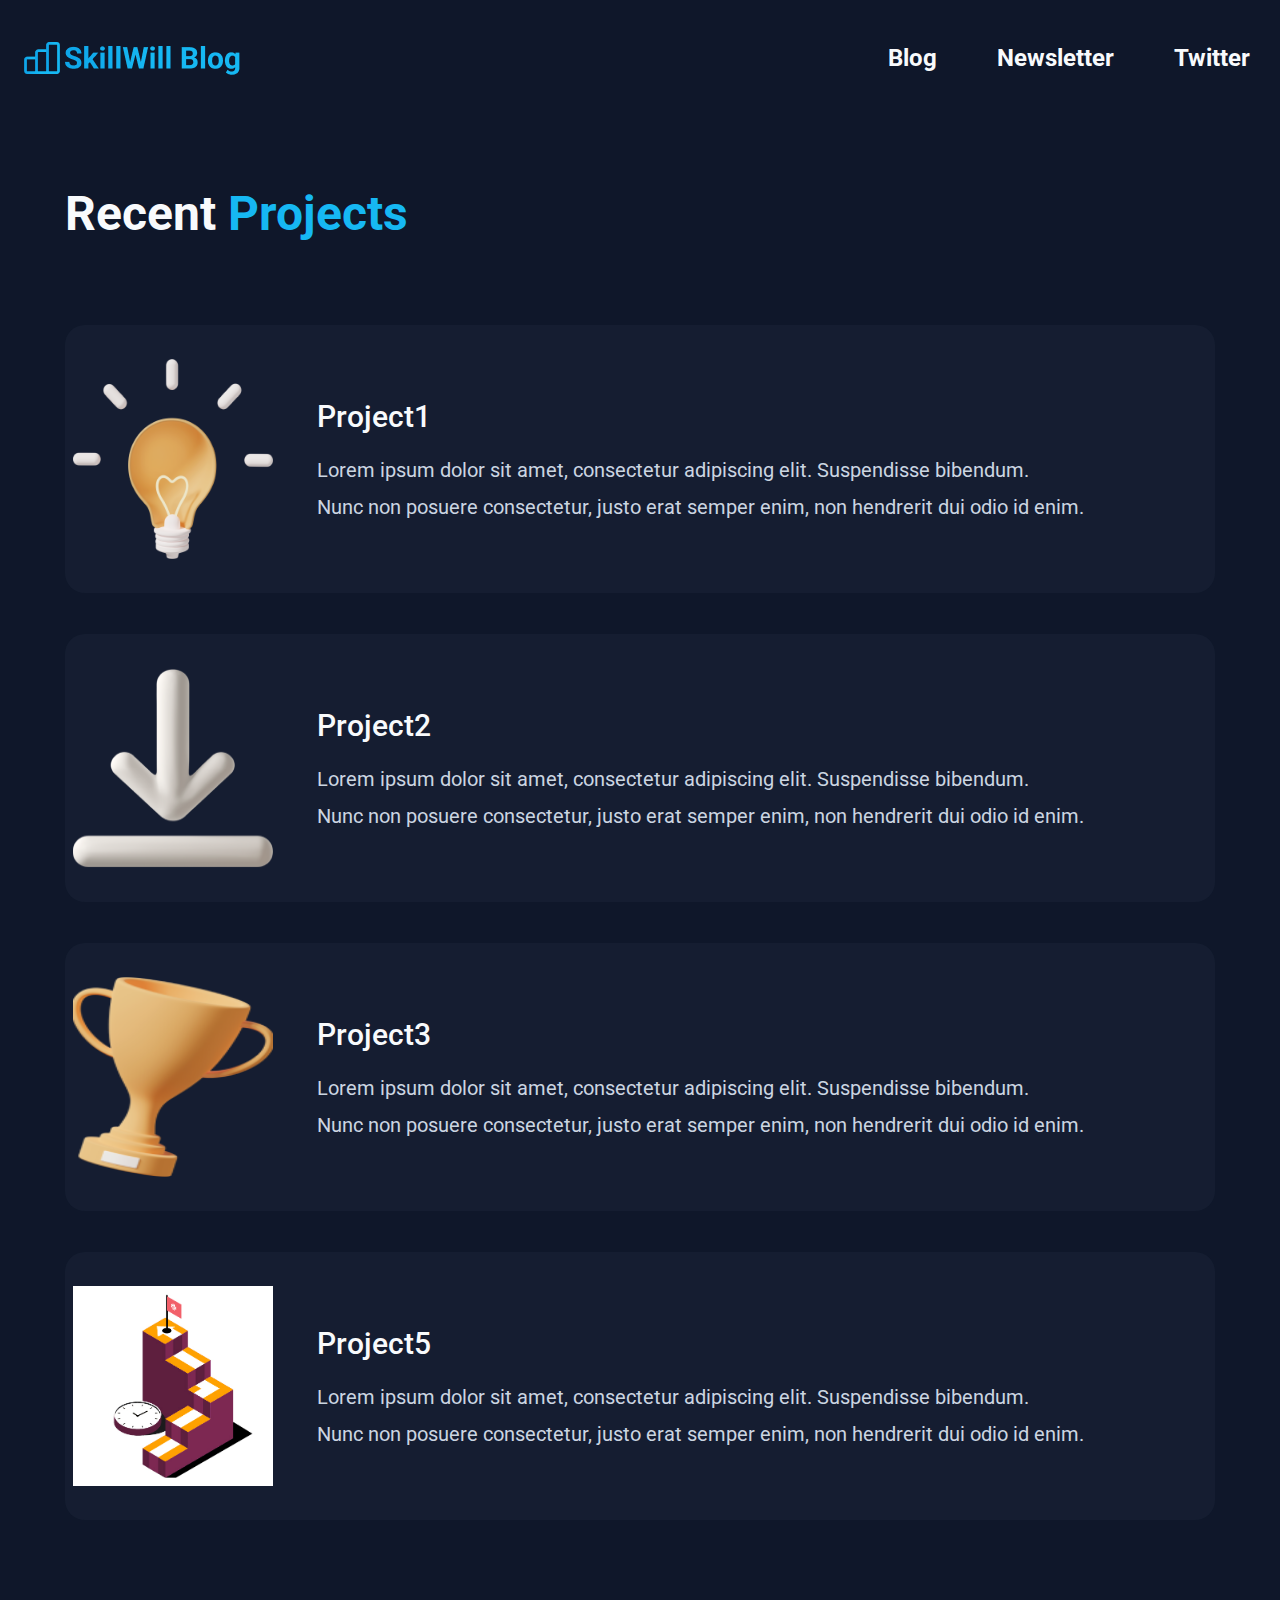
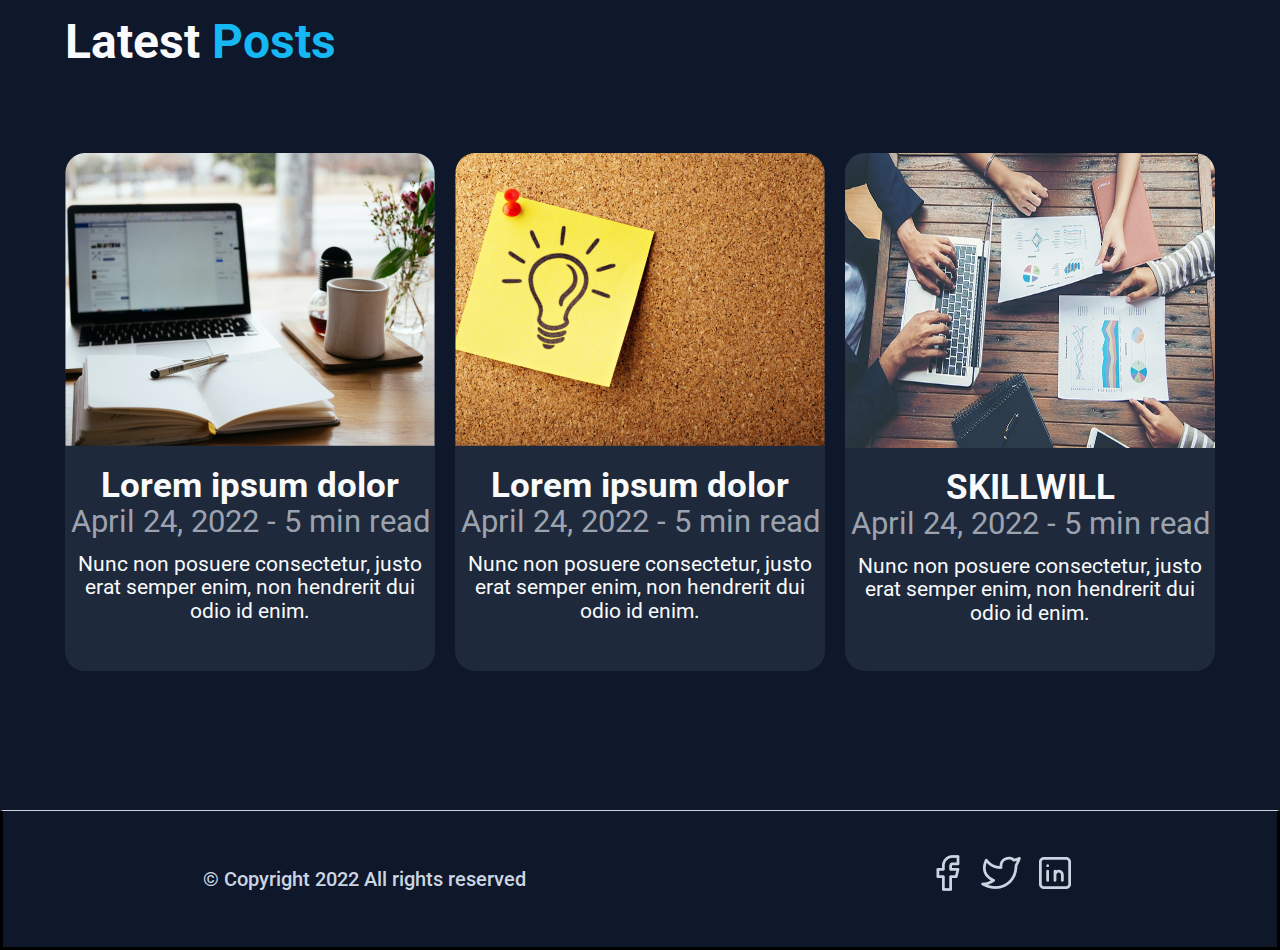
<file: index.html>
<!DOCTYPE html>
<html lang="en">
<head>
    <link rel="stylesheet" href="style.css">
    <meta charset="UTF-8">
    <meta http-equiv="X-UA-Compatible" content="IE=edge">
    <meta name="viewport" content="width=device-width, initial-scale=1.0">
    <link rel="preconnect" href="https://fonts.googleapis.com">
    <link rel="preconnect" href="https://fonts.gstatic.com" crossorigin>
    <link href="https://fonts.googleapis.com/css2?family=Roboto:wght@400;500;700&display=swap" rel="stylesheet">
    <title>SkilWill Blog</title>
</head>
<body>
    <header>
     <div class="container">
        <img src="./assets/images/Starter.png">
        <nav class="navigation">
            <ul>
                <li>
                    <a href="#">
                        Blog
                    </a>
                </li>
                <li>
                    <a href="#">
                        Newsletter
                    </a>
                </li>
                <li>
                    <a href="#">
                        Twitter
                    </a>
                </li>
            </ul>
        </nav>
    </div>
</header>
<section class="recent-projects">
    <div class="container-small">
        <h2>
            Recent <span> Projects</span>
        </h2>
        <div class="cards">
            <div class="card">
                <img src="./assets/images/imaige1.png" alt="">
                <div>
                    <h3>Project1</h3>
                    <div>
                        <p>
                            Lorem ipsum dolor sit amet, consectetur adipiscing elit. Suspendisse bibendum.
                        </p>
                        <p>
                          Nunc non posuere consectetur, justo erat semper enim, non hendrerit dui odio id enim.
                        </p>
                    </div>
                </div>
            </div>
            <div class="card">
                <img src="./assets/images/3D-illustrations-gabriel-pinheiro.com (1).png" alt="">
                <div>
                    <h3>Project2</h3>
                    <div>
                        <p>
                            Lorem ipsum dolor sit amet, consectetur adipiscing elit. Suspendisse bibendum.
                        </p>
                        <p>
                          Nunc non posuere consectetur, justo erat semper enim, non hendrerit dui odio id enim.
                        </p>
                    </div>
                </div>
            </div>
            <div class="card">
                <img src="./assets/images/3D-illustrations-gabriel-pinheiro.com (2).png" alt="">
                <div>
                    <h3>Project3</h3>
                    <div>
                        <p>
                            Lorem ipsum dolor sit amet, consectetur adipiscing elit. Suspendisse bibendum.
                        </p>
                        <p>
                          Nunc non posuere consectetur, justo erat semper enim, non hendrerit dui odio id enim.
                        </p>
                    </div>
                </div>
            </div>
            <div class="card">
                <img src="./assets/images/img-hero-project-management.jpg" alt="">
                <div>
                    <h3>Project5</h3>
                    <div>
                        <p>
                            Lorem ipsum dolor sit amet, consectetur adipiscing elit. Suspendisse bibendum.
                        </p>
                        <p>
                          Nunc non posuere consectetur, justo erat semper enim, non hendrerit dui odio id enim.
                        </p>
                    </div>
                </div>
            </div>
        </div>    
    </div>
</section>
<section class="latest-posts">
    <div class="container-small2">
        <h2>
            Latest <span>Posts</span>
        </h2>
        <div class="cards2">
            <div class="card2">
                <img src="./assets/images/Notifications_Outline 1.png">
                <div>
                    <h4>Lorem ipsum dolor </h4>
                    <div>
                        <p>April 24, 2022 - 5 min read </p>
                        <p> Nunc non posuere consectetur, justo erat semper enim, non hendrerit dui odio id enim. </p>
                    </p>
                    </div>
                </div>
            </div>
            <div class="card2">
                <img src="./assets/images/Data processing _Outline 1.png">
                <div>
                    <h4>Lorem ipsum dolor </h4>
                    <div>
                        <p>April 24, 2022 - 5 min read </p>
                        <p>Nunc non posuere consectetur, justo erat semper enim, non hendrerit dui odio id enim. </p>
                    </div>
                </div>
            </div>
            <div class="card2">
                <img  class="img3" src="./assets/images/Strategy-Planning-vs-project-750x420-1.jpg">
                <div>
                    <h4  id="last-h4">SKILLWILL </h4>
                    <div>
                        <p>April 24, 2022 - 5 min read </p>
                        <p> Nunc non posuere consectetur, justo erat semper enim, non hendrerit dui odio id enim. </p>
                    </div>
                </div>
            </div>
        </div>

    </div>
</section>
<footer class="footer">
    <div class="container-footer">
        <div class="about">
           <h4>© Copyright 2022  All rights reserved</h4>
        </div>
        <div class="icon">
           <img src="./assets/images/social2.png" alt="">
        </div>
    </div>
</footer>

</body>
</html>
</file>
<file: style.css>
*{
    padding: 0;
    margin: 0;
    box-sizing: border-box;
}
h2{
    font-family: 'roboto', sans-serif;
}

body{
    background-color:  #0F172A;
}



.container{
    max-width: 1240px;
    margin: 0 auto;
    display: flex;
    justify-content: space-between;
    align-items: center;
    margin-bottom: 70px;
    
}

.navigation ul {
    display: flex;
    list-style: none;
    gap: 40px;

}

.navigation li{
    padding: 10px;
    font-family: 'roboto', sans-serif;
}

header {
    padding: 34px 0;
    
}

.navigation li a{
    font-weight: 700;
    font-size: 24px;
    line-height: 28px;
    color: #F8FAFC;
    text-decoration: none;

}

h2{
    font-weight: 700px;
    font-size: 48px;
    line-height: 56px;
    color:#F8FAFC;
    margin-bottom: 83px;
    
    
}

h2 span{
    color: #16B8F3;
}

.container-small {
    max-width: 1150px;
    margin: 0 auto;

}
.cards{
    display: flex;
    flex-direction: column;
    gap: 41px;
}

.card{
    background: rgba(30, 41, 59, 0.4);
    border-radius: 20px;
    padding: 34px  8px;
    display: flex;
    align-items: center;
    gap: 44px;
}

.card > div{
    display: flex;
    flex-direction: column;
    gap: 25px;
}

.card h3{
    font-weight: 500;
    font-size: 30px;
    line-height: 35px;
    color: #F8FAFC;
    font-family: 'roboto', sans-serif;
}

.card p{
    font-weight: 400;
    font-size: 20px;
    line-height: 23px;
    color: #CBD5E1;
    font-family: 'roboto', sans-serif;

}

.card div p:first-child{
    margin-bottom: 14px;
}
.recent-projects{
    margin-bottom: 94px;
}

.container-small2{
    max-width: 1150px;
    margin: 0 auto;
    margin-bottom: 139px;
}

.cards2{
    display: flex;
    margin-bottom: 22px;
    gap: 20px;
}

.card2{
    height: 518px;
    background: #1E293B; 
    border-radius: 20px;

}

.card2 h4{
    color: #F8FAFC;
    font-weight: 700;
    line-height: 28px;
    font-size: 35px;
    text-align: center;
    margin-top: 22px;
    margin-bottom: 10px;
    font-family: 'roboto', sans-serif;
}

.card2 div p:first-child{
    color: #9CA3AF;
    font-weight: 400;
    font-size: 31px;
    line-height: 23px;
    text-align: center;
    margin-bottom: 20px;
    font-family: 'roboto', sans-serif;
}

.card2 p{
    color: #F8FAFC;
    font-weight: 400;
    font-size: 21px;
    line-height: 23.44px;
    text-align: center;
    font-family: 'roboto', sans-serif;
    
}

.footer{
    border-top: 1px #CBD5E1;
    border-style: solid;
    max-width: 1440;
   
    
}

.container-footer{
    display: flex;
    justify-content: space-around;
}

.icon{
    color: #CBD5E1;
    margin-top: 40px;
}
.about{
    color:#CBD5E1 ;
    font-family: 'roboto',sans-serif;
    margin-top: 57px;
}
.about h4{
    font-weight: 500;
    font-size: 20px;
    line-height: 23px;
    margin-bottom: 56px;
}

.cards:last-child img{
    width: 200px;
    height: 200px;
}



.img3{
    width: 370px;
    height: 295px;
    border-radius: 20px 20px 0 0 ;
}
</file>
